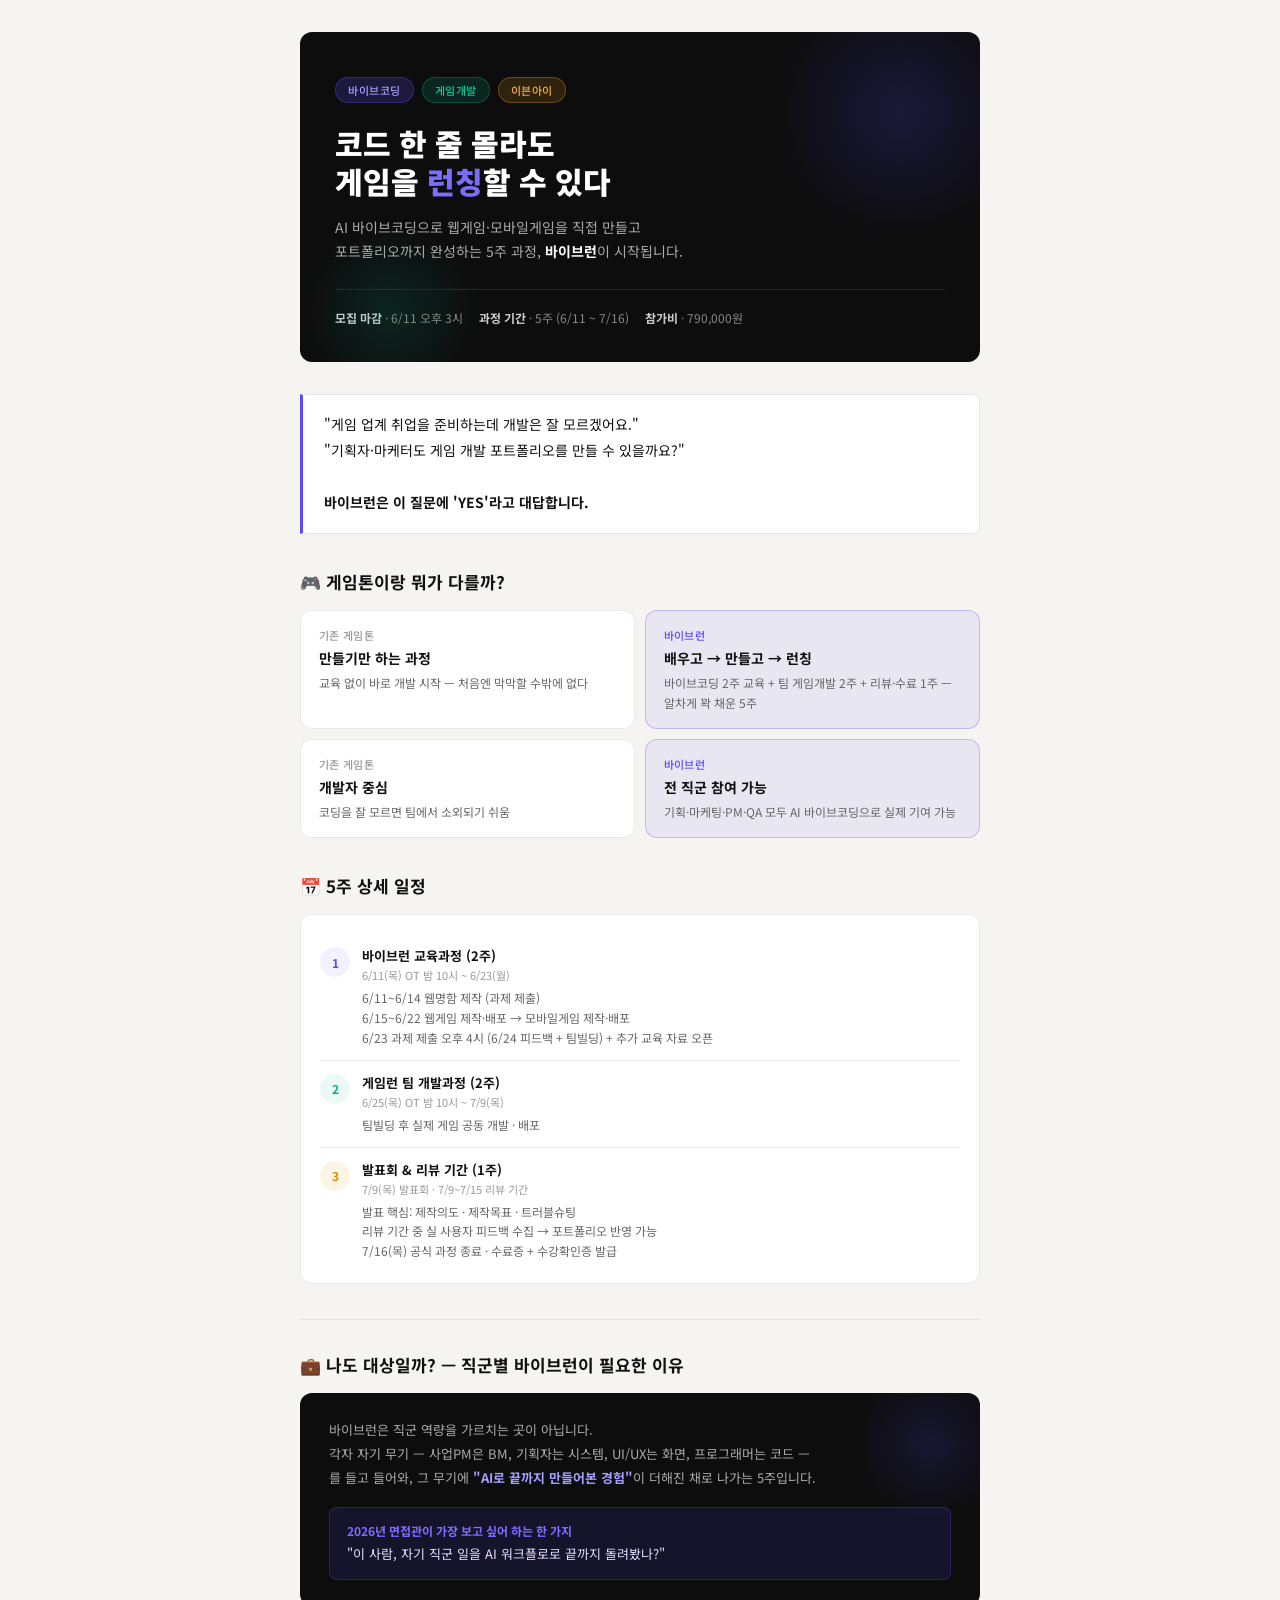
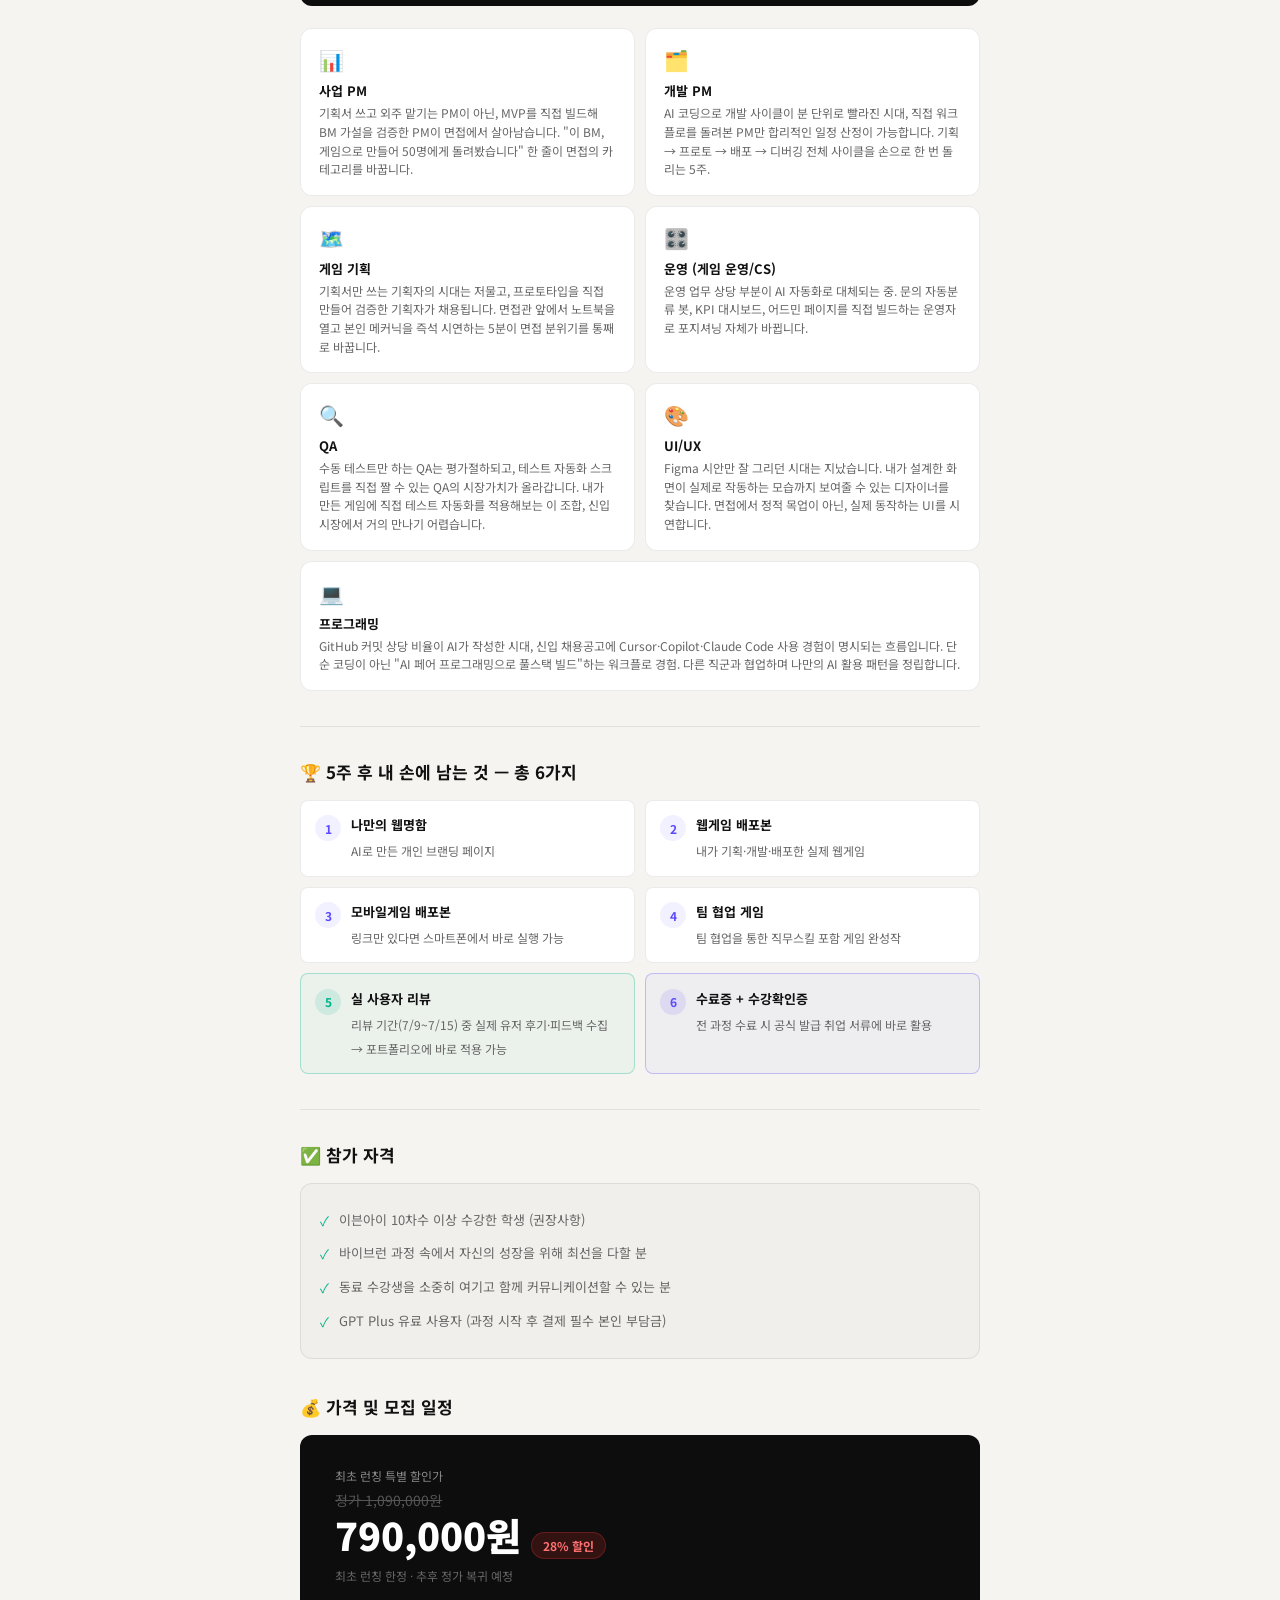
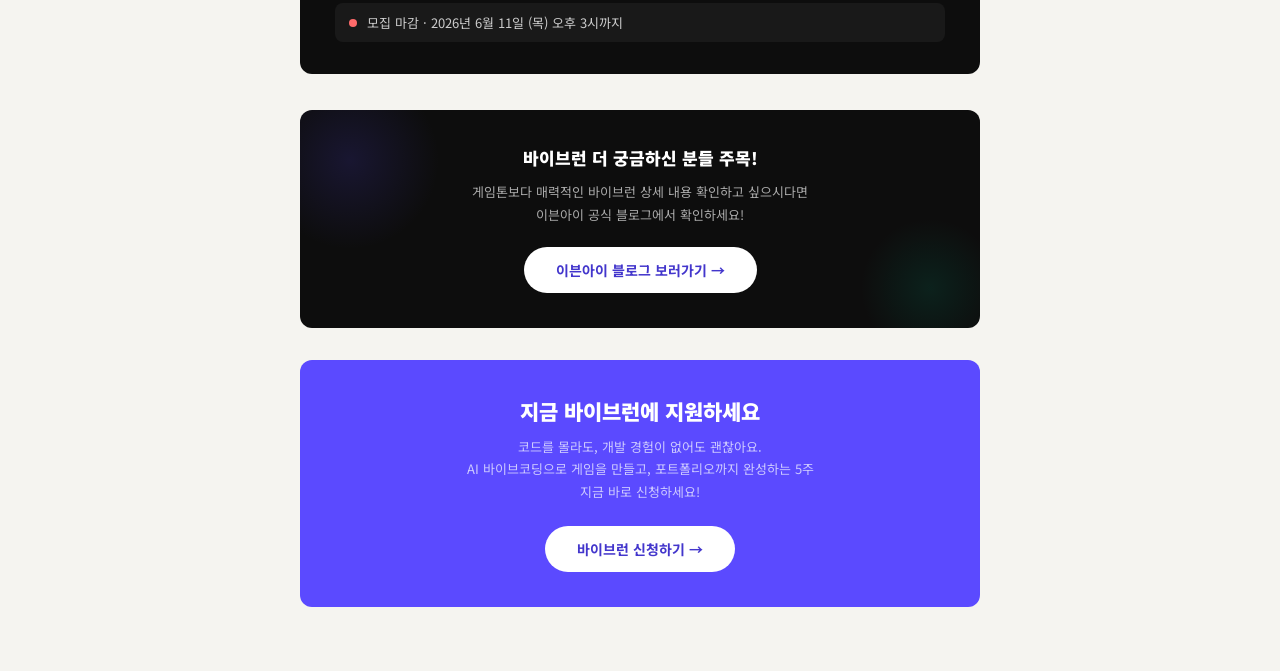
<file: index.html>
<!DOCTYPE html>
<html lang="ko">
<head>
  <meta charset="UTF-8" />
  <meta name="viewport" content="width=device-width, initial-scale=1.0" />
  <title>바이브런 — AI 바이브코딩 게임 개발 과정</title>
  <!-- 구글 폰트 -->
  <link href="https://fonts.googleapis.com/css2?family=Noto+Sans+KR:wght@400;500;700;900&display=swap" rel="stylesheet" />
  <!-- 스타일시트 -->
  <link rel="stylesheet" href="style.css" />
</head>
<body>
  <div class="page">

    <!-- HERO -->
    <div class="hero">
      <div class="tag-row">
        <span class="tag tag-purple">바이브코딩</span>
        <span class="tag tag-teal">게임개발</span>
        <span class="tag tag-amber">이븐아이</span>
      </div>
      <h1>코드 한 줄 몰라도<br>게임을 <em>런칭</em>할 수 있다</h1>
      <p class="hero-sub">
        AI 바이브코딩으로 웹게임·모바일게임을 직접 만들고<br>
        포트폴리오까지 완성하는 5주 과정, <strong>바이브런</strong>이 시작됩니다.
      </p>
      <div class="meta-bar">
        <span class="meta-item"><strong>모집 마감</strong> · 6/11 오후 3시</span>
        <span class="meta-item"><strong>과정 기간</strong> · 5주 (6/11 ~ 7/16)</span>
        <span class="meta-item"><strong>참가비</strong> · 790,000원</span>
      </div>
    </div>

    <!-- HOOK -->
    <div class="section">
      <div class="hook">
        "게임 업계 취업을 준비하는데 개발은 잘 모르겠어요."<br>
        "기획자·마케터도 게임 개발 포트폴리오를 만들 수 있을까요?"<br><br>
        <strong>바이브런은 이 질문에 'YES'라고 대답합니다.</strong>
      </div>
    </div>

    <!-- DIFF -->
    <div class="section">
      <p class="section-title">🎮 게임톤이랑 뭐가 다를까?</p>
      <div class="diff-grid">
        <div class="diff-card">
          <div class="diff-label">기존 게임톤</div>
          <div class="diff-card-title">만들기만 하는 과정</div>
          <div class="diff-card-desc">교육 없이 바로 개발 시작 — 처음엔 막막할 수밖에 없다</div>
        </div>
        <div class="diff-card hl">
          <div class="diff-label">바이브런</div>
          <div class="diff-card-title">배우고 → 만들고 → 런칭</div>
          <div class="diff-card-desc">바이브코딩 2주 교육 + 팀 게임개발 2주 + 리뷰·수료 1주 — 알차게 꽉 채운 5주</div>
        </div>
        <div class="diff-card">
          <div class="diff-label">기존 게임톤</div>
          <div class="diff-card-title">개발자 중심</div>
          <div class="diff-card-desc">코딩을 잘 모르면 팀에서 소외되기 쉬움</div>
        </div>
        <div class="diff-card hl">
          <div class="diff-label">바이브런</div>
          <div class="diff-card-title">전 직군 참여 가능</div>
          <div class="diff-card-desc">기획·마케팅·PM·QA 모두 AI 바이브코딩으로 실제 기여 가능</div>
        </div>
      </div>
    </div>

    <!-- SCHEDULE -->
    <div class="section">
      <p class="section-title">📅 5주 상세 일정</p>
      <div class="schedule-block">
        <div class="phase-row">
          <div class="phase-dot dot-purple">1</div>
          <div>
            <div class="phase-name">바이브런 교육과정 (2주)</div>
            <div class="phase-date">6/11(목) OT 밤 10시 ~ 6/23(월)</div>
            <div class="phase-items">
              6/11~6/14 웹명함 제작 (과제 제출)<br>
              6/15~6/22 웹게임 제작·배포 → 모바일게임 제작·배포<br>
              6/23 과제 제출 오후 4시 (6/24 피드백 + 팀빌딩) + 추가 교육 자료 오픈
            </div>
          </div>
        </div>
        <div class="phase-row">
          <div class="phase-dot dot-teal">2</div>
          <div>
            <div class="phase-name">게임런 팀 개발과정 (2주)</div>
            <div class="phase-date">6/25(목) OT 밤 10시 ~ 7/9(목)</div>
            <div class="phase-items">팀빌딩 후 실제 게임 공동 개발 · 배포<br></div>
          </div>
        </div>
        <div class="phase-row">
          <div class="phase-dot dot-amber">3</div>
          <div>
            <div class="phase-name">발표회 & 리뷰 기간 (1주)</div>
            <div class="phase-date">7/9(목) 발표회 · 7/9~7/15 리뷰 기간</div>
            <div class="phase-items">발표 핵심: 제작의도 · 제작목표 · 트러블슈팅<br>리뷰 기간 중 실 사용자 피드백 수집 → 포트폴리오 반영 가능<br>7/16(목) 공식 과정 종료 · 수료증 + 수강확인증 발급</div>
          </div>
        </div>
      </div>
    </div>

    <hr class="div" />

    <!-- JOB ROLES -->
    <div class="section">
      <p class="section-title">💼 나도 대상일까? — 직군별 바이브런이 필요한 이유</p>

      <!-- 클로징 메시지 박스 -->
      <div style="background:#0d0d0d; border-radius:var(--radius); padding:1.6rem 1.8rem; margin-bottom:1.4rem; position:relative; overflow:hidden;">
        <div style="position:absolute;top:-30px;right:-30px;width:160px;height:160px;border-radius:50%;background:radial-gradient(circle,rgba(91,74,255,0.15) 0%,transparent 70%);pointer-events:none;"></div>
        <p style="font-size:13px;color:#aaa;line-height:1.85;margin-bottom:1rem;">
          바이브런은 직군 역량을 가르치는 곳이 아닙니다.<br>
          각자 자기 무기 — 사업PM은 BM, 기획자는 시스템, UI/UX는 화면, 프로그래머는 코드 —<br>
          를 들고 들어와, 그 무기에 <span style="color:#a99dff;font-weight:700;">"AI로 끝까지 만들어본 경험"</span>이 더해진 채로 나가는 5주입니다.
        </p>
        <div style="background:rgba(91,74,255,0.12);border:0.5px solid rgba(91,74,255,0.3);border-radius:var(--radius-sm);padding:0.9rem 1.1rem;">
          <p style="font-size:12px;color:#7b6dff;font-weight:700;margin-bottom:4px;">2026년 면접관이 가장 보고 싶어 하는 한 가지</p>
          <p style="font-size:13px;color:#e0ddff;line-height:1.7;">"이 사람, 자기 직군 일을 AI 워크플로로 끝까지 돌려봤나?"</p>
        </div>
      </div>

      <!-- 직군 카드 그리드 -->
      <div class="job-grid">
        <div class="job-card">
          <div class="job-icon">📊</div>
          <div class="job-title">사업 PM</div>
          <div class="job-desc">기획서 쓰고 외주 맡기는 PM이 아닌, MVP를 직접 빌드해 BM 가설을 검증한 PM이 면접에서 살아남습니다. "이 BM, 게임으로 만들어 50명에게 돌려봤습니다" 한 줄이 면접의 카테고리를 바꿉니다.</div>
        </div>
        <div class="job-card">
          <div class="job-icon">🗂️</div>
          <div class="job-title">개발 PM</div>
          <div class="job-desc">AI 코딩으로 개발 사이클이 분 단위로 빨라진 시대, 직접 워크플로를 돌려본 PM만 합리적인 일정 산정이 가능합니다. 기획 → 프로토 → 배포 → 디버깅 전체 사이클을 손으로 한 번 돌리는 5주.</div>
        </div>
        <div class="job-card">
          <div class="job-icon">🗺️</div>
          <div class="job-title">게임 기획</div>
          <div class="job-desc">기획서만 쓰는 기획자의 시대는 저물고, 프로토타입을 직접 만들어 검증한 기획자가 채용됩니다. 면접관 앞에서 노트북을 열고 본인 메커닉을 즉석 시연하는 5분이 면접 분위기를 통째로 바꿉니다.</div>
        </div>
        <div class="job-card">
          <div class="job-icon">🎛️</div>
          <div class="job-title">운영 (게임 운영/CS)</div>
          <div class="job-desc">운영 업무 상당 부분이 AI 자동화로 대체되는 중. 문의 자동분류 봇, KPI 대시보드, 어드민 페이지를 직접 빌드하는 운영자로 포지셔닝 자체가 바뀝니다.</div>
        </div>
        <div class="job-card">
          <div class="job-icon">🔍</div>
          <div class="job-title">QA</div>
          <div class="job-desc">수동 테스트만 하는 QA는 평가절하되고, 테스트 자동화 스크립트를 직접 짤 수 있는 QA의 시장가치가 올라갑니다. 내가 만든 게임에 직접 테스트 자동화를 적용해보는 이 조합, 신입 시장에서 거의 만나기 어렵습니다.</div>
        </div>
        <div class="job-card">
          <div class="job-icon">🎨</div>
          <div class="job-title">UI/UX</div>
          <div class="job-desc">Figma 시안만 잘 그리던 시대는 지났습니다. 내가 설계한 화면이 실제로 작동하는 모습까지 보여줄 수 있는 디자이너를 찾습니다. 면접에서 정적 목업이 아닌, 실제 동작하는 UI를 시연합니다.</div>
        </div>
        <div class="job-card job-card-full">
          <div class="job-icon">💻</div>
          <div class="job-title">프로그래밍</div>
          <div class="job-desc">GitHub 커밋 상당 비율이 AI가 작성한 시대, 신입 채용공고에 Cursor·Copilot·Claude Code 사용 경험이 명시되는 흐름입니다. 단순 코딩이 아닌 "AI 페어 프로그래밍으로 풀스택 빌드"하는 워크플로 경험. 다른 직군과 협업하며 나만의 AI 활용 패턴을 정립합니다.</div>
        </div>
      </div>
    </div>

    <hr class="div" />

    <!-- OUTPUTS -->
    <div class="section">
      <p class="section-title">🏆 5주 후 내 손에 남는 것 — 총 6가지</p>
      <div class="output-grid">
        <div class="output-item">
          <div class="output-num">1</div>
          <div class="output-text">
            <strong>나만의 웹명함</strong>
            <span>AI로 만든 개인 브랜딩 페이지</span>
          </div>
        </div>
        <div class="output-item">
          <div class="output-num">2</div>
          <div class="output-text">
            <strong>웹게임 배포본</strong>
            <span>내가 기획·개발·배포한 실제 웹게임</span>
          </div>
        </div>
        <div class="output-item">
          <div class="output-num">3</div>
          <div class="output-text">
            <strong>모바일게임 배포본</strong>
            <span>링크만 있다면 스마트폰에서 바로 실행 가능</span>
          </div>
        </div>
        <div class="output-item">
          <div class="output-num">4</div>
          <div class="output-text">
            <strong>팀 협업 게임</strong>
            <span>팀 협업을 통한 직무스킬 포함 게임 완성작</span>
          </div>
        </div>
        <div class="output-item" style="border-color:rgba(0,180,138,0.3); background:rgba(0,180,138,0.04);">
          <div class="output-num" style="background:rgba(0,180,138,0.12); color:var(--teal);">5</div>
          <div class="output-text">
            <strong>실 사용자 리뷰</strong>
            <span>리뷰 기간(7/9~7/15) 중 실제 유저 후기·피드백 수집 → 포트폴리오에 바로 적용 가능</span>
          </div>
        </div>
        <div class="output-item" style="border-color:rgba(91,74,255,0.3); background:rgba(91,74,255,0.04);">
          <div class="output-num" style="background:rgba(91,74,255,0.12); color:var(--purple);">6</div>
          <div class="output-text">
            <strong>수료증 + 수강확인증</strong>
            <span>전 과정 수료 시 공식 발급 취업 서류에 바로 활용</span>
          </div>
        </div>
      </div>
    </div>

    <hr class="div" />

    <!-- ELIGIBILITY -->
    <div class="section">
      <p class="section-title">✅ 참가 자격</p>
      <div class="qual-list">
        <div class="qual-item">
          <span class="qual-check">✓</span>
          이븐아이 10차수 이상 수강한 학생 (권장사항)
        </div>
        <div class="qual-item">
          <span class="qual-check">✓</span>
          바이브런 과정 속에서 자신의 성장을 위해 최선을 다할 분
        </div>
        <div class="qual-item">
          <span class="qual-check">✓</span>
          동료 수강생을 소중히 여기고 함께 커뮤니케이션할 수 있는 분
        </div>
        <div class="qual-item">
          <span class="qual-check">✓</span>
          GPT Plus 유료 사용자 (과정 시작 후 결제 필수 본인 부담금)
        </div>
      </div>
    </div>

    <!-- PRICING -->
    <div class="section">
      <p class="section-title">💰 가격 및 모집 일정</p>
      <div class="pricing-box">
        <div class="price-label">최초 런칭 특별 할인가</div>
        <div class="price-orig">정가 1,090,000원</div>
        <div class="price-row">
          <span class="price-main">790,000원</span>
          <span class="price-badge">28% 할인</span>
        </div>
        <div class="price-note">최초 런칭 한정 · 추후 정가 복귀 예정</div>
        <div class="deadline-bar">
          <div class="d-dot"></div>
          모집 마감 · 2026년 6월 11일 (목) 오후 3시까지
        </div>
      </div>
    </div>

    <!-- BLOG BANNER -->
    <div class="blog-banner-card">
      <p class="blog-banner-title">바이브런 더 궁금하신 분들 주목!</p>
      <p class="blog-banner-desc">
        게임톤보다 매력적인 바이브런 상세 내용 확인하고 싶으시다면<br>
        이븐아이 공식 블로그에서 확인하세요!
      </p>
      <!-- ↓↓↓ 이 href="" 안에 이븐아이 블로그 주소를 붙여넣으세요 ↓↓↓ -->
      <a id="blog-banner-btn" class="blog-banner-btn" href="https://blog.naver.com/evenigame/224299201190" target="_blank">
        이븐아이 블로그 보러가기 →
      </a>
    </div>

    <!-- CTA -->
    <div class="cta-block">
      <div class="cta-title">지금 바이브런에 지원하세요</div>
      <p class="cta-sub">
        코드를 몰라도, 개발 경험이 없어도 괜찮아요.<br>
        AI 바이브코딩으로 게임을 만들고, 포트폴리오까지 완성하는 5주<br>
        지금 바로 신청하세요!
      </p>
      <!-- ↓↓↓ 이 href 안에 지원 링크를 붙여넣으세요 ↓↓↓ -->
      <a id="cta-btn" class="cta-btn" href="https://forms.gle/gqJA4oqwPEcczAjn9" target="_blank">바이브런 신청하기 →</a>
    </div>

  </div>

  <!-- 자바스크립트 -->
  <script src="main.js"></script>
</body>
</html>
</file>
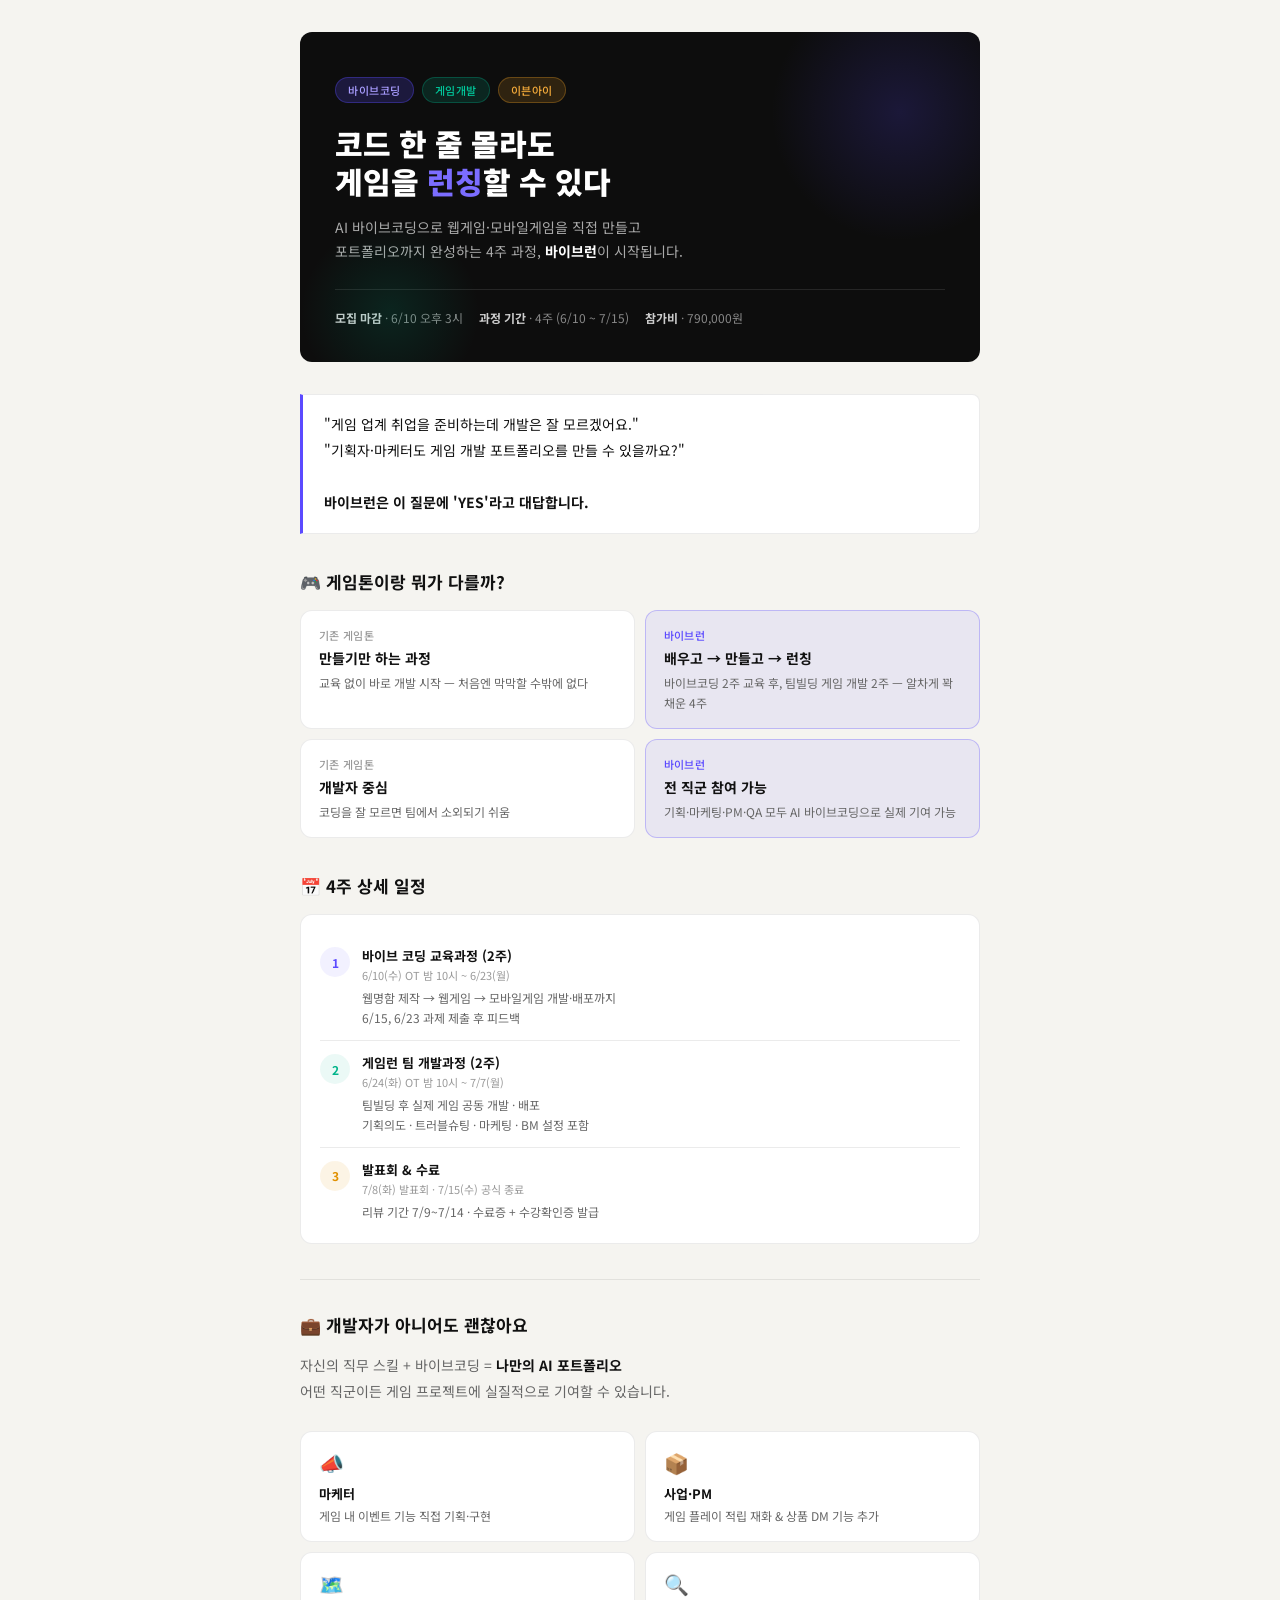
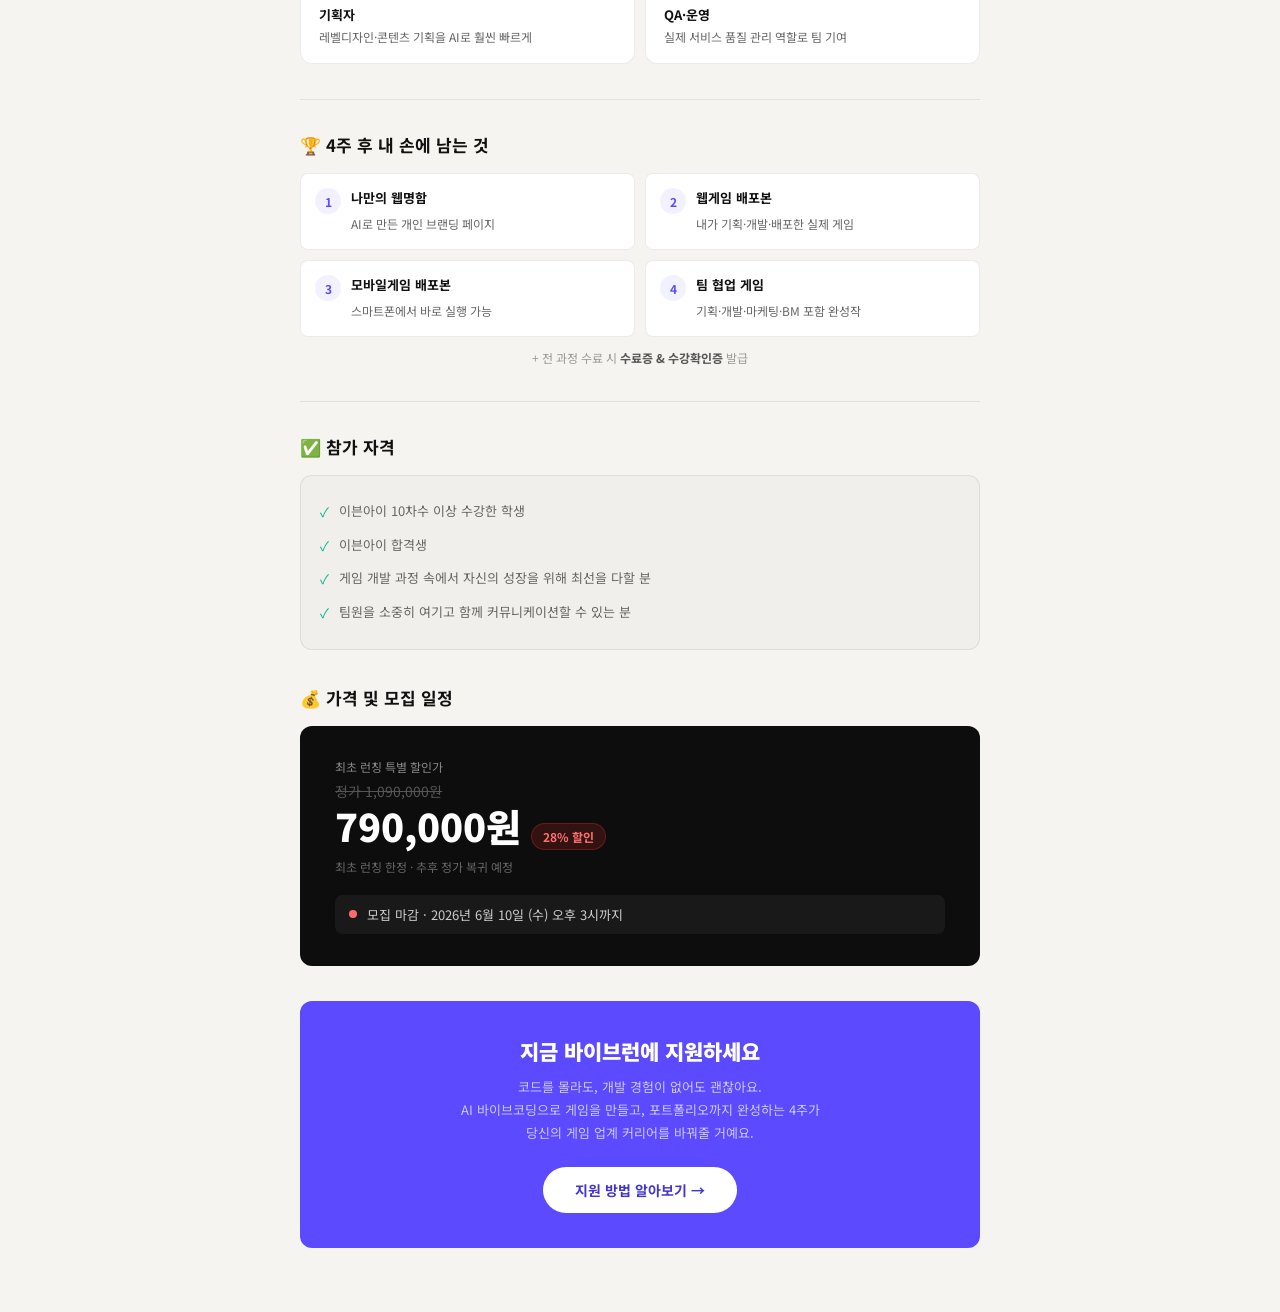
<file: vibrun_promo.html>
<!DOCTYPE html>
<html lang="ko">
<head>
  <meta charset="UTF-8" />
  <meta name="viewport" content="width=device-width, initial-scale=1.0" />
  <title>바이브런 — AI 바이브코딩 게임 개발 과정</title>
  <link href="https://fonts.googleapis.com/css2?family=Noto+Sans+KR:wght@400;500;700;900&display=swap" rel="stylesheet" />
  <style>
    *, *::before, *::after { box-sizing: border-box; margin: 0; padding: 0; }

    :root {
      --bg: #f5f4f0;
      --surface: #ffffff;
      --surface2: #f0efeb;
      --border: rgba(0,0,0,0.08);
      --border-strong: rgba(0,0,0,0.14);
      --text: #111111;
      --text-muted: #666666;
      --text-hint: #999999;
      --purple: #5b4aff;
      --purple-light: rgba(91,74,255,0.08);
      --purple-border: rgba(91,74,255,0.3);
      --teal: #00b48a;
      --teal-light: rgba(0,180,138,0.08);
      --amber: #e09000;
      --amber-light: rgba(224,144,0,0.1);
      --red: #e03030;
      --red-light: rgba(224,48,48,0.08);
      --radius: 12px;
      --radius-sm: 8px;
    }

    body {
      font-family: 'Noto Sans KR', sans-serif;
      background: var(--bg);
      color: var(--text);
      min-height: 100vh;
      padding: 2rem 1rem 4rem;
    }

    .page {
      max-width: 680px;
      margin: 0 auto;
    }

    /* HERO */
    .hero {
      background: #0d0d0d;
      border-radius: var(--radius);
      padding: 2.8rem 2.2rem 2.2rem;
      margin-bottom: 2rem;
      position: relative;
      overflow: hidden;
    }
    .hero::before {
      content: '';
      position: absolute;
      top: -50px; right: -50px;
      width: 260px; height: 260px;
      border-radius: 50%;
      background: radial-gradient(circle, rgba(91,74,255,0.18) 0%, transparent 70%);
      pointer-events: none;
    }
    .hero::after {
      content: '';
      position: absolute;
      bottom: -40px; left: 0;
      width: 180px; height: 180px;
      border-radius: 50%;
      background: radial-gradient(circle, rgba(0,180,138,0.14) 0%, transparent 70%);
      pointer-events: none;
    }

    .tag-row { display: flex; gap: 8px; flex-wrap: wrap; margin-bottom: 1.4rem; }
    .tag {
      font-size: 11px; font-weight: 500;
      padding: 4px 12px; border-radius: 20px;
      letter-spacing: 0.5px; text-transform: uppercase;
    }
    .tag-purple { background: rgba(91,74,255,0.2); color: #a99dff; border: 0.5px solid rgba(91,74,255,0.35); }
    .tag-teal   { background: rgba(0,180,138,0.15); color: #00c89b; border: 0.5px solid rgba(0,180,138,0.3); }
    .tag-amber  { background: rgba(239,159,39,0.15); color: #f5ab3a; border: 0.5px solid rgba(239,159,39,0.3); }

    .hero h1 {
      font-size: clamp(24px, 5vw, 30px);
      font-weight: 900;
      line-height: 1.25;
      color: #ffffff;
      margin-bottom: 0.9rem;
    }
    .hero h1 em { color: #7b6dff; font-style: normal; }

    .hero-sub {
      font-size: 14px;
      color: #aaaaaa;
      line-height: 1.75;
    }
    .hero-sub strong { color: #ffffff; }

    .meta-bar {
      display: flex; flex-wrap: wrap; gap: 16px;
      margin-top: 1.6rem;
      padding-top: 1.2rem;
      border-top: 0.5px solid rgba(255,255,255,0.1);
    }
    .meta-item { font-size: 12px; color: #888; }
    .meta-item strong { color: #ccc; }

    /* SECTIONS */
    .section { margin-bottom: 2.2rem; }

    .section-title {
      font-size: 17px; font-weight: 700;
      margin-bottom: 1rem;
      color: var(--text);
      display: flex; align-items: center; gap: 8px;
    }

    /* HOOK */
    .hook {
      background: var(--surface);
      border: 0.5px solid var(--border);
      border-left: 3px solid var(--purple);
      border-radius: 0 var(--radius-sm) var(--radius-sm) 0;
      padding: 1.1rem 1.3rem;
      font-size: 14px;
      line-height: 1.85;
      color: var(--text);
    }

    /* DIFF GRID */
    .diff-grid {
      display: grid;
      grid-template-columns: 1fr 1fr;
      gap: 10px;
    }
    .diff-card {
      background: var(--surface);
      border: 0.5px solid var(--border);
      border-radius: var(--radius);
      padding: 1rem 1.1rem;
    }
    .diff-card.hl {
      border-color: var(--purple-border);
      background: var(--purple-light);
    }
    .diff-label {
      font-size: 11px; font-weight: 500;
      color: var(--text-hint);
      text-transform: uppercase; letter-spacing: 0.4px;
      margin-bottom: 5px;
    }
    .diff-card.hl .diff-label { color: var(--purple); }
    .diff-card-title {
      font-size: 14px; font-weight: 700;
      color: var(--text); margin-bottom: 5px;
    }
    .diff-card-desc {
      font-size: 12px; color: var(--text-muted); line-height: 1.6;
    }

    /* SCHEDULE */
    .schedule-block {
      background: var(--surface);
      border: 0.5px solid var(--border);
      border-radius: var(--radius);
      padding: 1.2rem 1.2rem 0.6rem;
    }
    .phase-row {
      display: flex; gap: 12px; align-items: flex-start;
      padding: 0.75rem 0;
      border-bottom: 0.5px solid var(--border);
    }
    .phase-row:last-child { border-bottom: none; }
    .phase-dot {
      width: 30px; height: 30px; border-radius: 50%;
      display: flex; align-items: center; justify-content: center;
      font-size: 12px; font-weight: 700; flex-shrink: 0; margin-top: 1px;
    }
    .dot-purple { background: var(--purple-light); color: var(--purple); }
    .dot-teal   { background: var(--teal-light);   color: var(--teal); }
    .dot-amber  { background: var(--amber-light);  color: var(--amber); }
    .phase-name { font-size: 13px; font-weight: 700; color: var(--text); }
    .phase-date { font-size: 11px; color: var(--text-hint); margin-top: 2px; }
    .phase-items { font-size: 12px; color: var(--text-muted); margin-top: 5px; line-height: 1.65; }

    /* DIVIDER */
    hr.div { border: none; border-top: 0.5px solid var(--border); margin: 2rem 0; }

    /* JOB GRID */
    .job-grid {
      display: grid;
      grid-template-columns: repeat(2, 1fr);
      gap: 10px;
    }
    .job-card {
      background: var(--surface);
      border: 0.5px solid var(--border);
      border-radius: var(--radius);
      padding: 1rem 1.1rem;
    }
    .job-icon { font-size: 20px; margin-bottom: 7px; }
    .job-title { font-size: 13px; font-weight: 700; color: var(--text); margin-bottom: 4px; }
    .job-desc  { font-size: 12px; color: var(--text-muted); line-height: 1.55; }

    /* OUTPUTS */
    .output-grid {
      display: grid;
      grid-template-columns: repeat(2, 1fr);
      gap: 10px;
    }
    .output-item {
      display: flex; gap: 10px; align-items: flex-start;
      background: var(--surface);
      border: 0.5px solid var(--border);
      border-radius: var(--radius-sm);
      padding: 0.9rem;
    }
    .output-num {
      width: 26px; height: 26px; border-radius: 50%;
      background: var(--purple-light); color: var(--purple);
      font-size: 12px; font-weight: 700;
      display: flex; align-items: center; justify-content: center;
      flex-shrink: 0;
    }
    .output-text strong {
      font-size: 13px; font-weight: 700; color: var(--text);
      display: block; margin-bottom: 3px;
    }
    .output-text span { font-size: 12px; color: var(--text-muted); line-height: 1.5; }

    /* QUAL */
    .qual-list {
      background: var(--surface2);
      border: 0.5px solid var(--border);
      border-radius: var(--radius);
      padding: 1.2rem;
    }
    .qual-item {
      display: flex; gap: 10px; align-items: flex-start;
      padding: 6px 0;
      font-size: 13px; color: var(--text-muted); line-height: 1.6;
    }
    .qual-check { color: var(--teal); flex-shrink: 0; margin-top: 1px; }

    /* PRICING */
    .pricing-box {
      background: #0d0d0d;
      border-radius: var(--radius);
      padding: 2rem 2.2rem;
    }
    .price-label  { font-size: 12px; color: #888; margin-bottom: 6px; }
    .price-orig   { font-size: 14px; color: #555; text-decoration: line-through; margin-bottom: 6px; }
    .price-row    { display: flex; align-items: baseline; gap: 10px; flex-wrap: wrap; }
    .price-main   { font-size: 38px; font-weight: 900; color: #ffffff; line-height: 1; }
    .price-badge  {
      background: rgba(224,48,48,0.18); color: #ff7070;
      border: 0.5px solid rgba(224,48,48,0.3);
      font-size: 12px; font-weight: 700;
      padding: 4px 11px; border-radius: 20px;
    }
    .price-note { font-size: 12px; color: #666; margin-top: 8px; }
    .deadline-bar {
      display: flex; align-items: center; gap: 10px;
      background: rgba(255,255,255,0.05);
      border-radius: var(--radius-sm);
      padding: 10px 14px;
      margin-top: 1.2rem;
      font-size: 13px; color: #cccccc;
    }
    .d-dot { width: 8px; height: 8px; border-radius: 50%; background: #ff6b6b; flex-shrink: 0; }

    /* CTA */
    .cta-block {
      background: var(--purple);
      border-radius: var(--radius);
      padding: 2.2rem 2rem;
      text-align: center;
      margin-top: 2rem;
    }
    .cta-title { font-size: 21px; font-weight: 900; color: #fff; margin-bottom: 10px; }
    .cta-sub   { font-size: 13px; color: #ccc9ff; line-height: 1.75; margin-bottom: 1.4rem; }
    .cta-btn {
      display: inline-block;
      background: #fff; color: #4336cc;
      font-family: 'Noto Sans KR', sans-serif;
      font-size: 14px; font-weight: 700;
      padding: 13px 32px; border-radius: 30px;
      border: none; cursor: pointer;
      text-decoration: none;
      transition: opacity 0.15s, transform 0.1s;
    }
    .cta-btn:hover { opacity: 0.92; transform: translateY(-1px); }
    .cta-btn:active { transform: scale(0.98); }

    .prose {
      font-size: 14px; line-height: 1.85;
      color: var(--text-muted); margin-bottom: 1.6rem;
    }
    .prose strong { color: var(--text); }

    @media (max-width: 480px) {
  .diff-grid, .job-grid, .output-grid { grid-template-columns: 1fr; }
  .hero { padding: 2rem 1.4rem 1.8rem; }
  .price-main { font-size: 30px; }
  .job-card { word-break: keep-all; }
}

@media (max-width: 540px) {
  .job-grid { grid-template-columns: 1fr; }
}
  </style>
</head>
<body>
  <div class="page">

    <!-- HERO -->
    <div class="hero">
      <div class="tag-row">
        <span class="tag tag-purple">바이브코딩</span>
        <span class="tag tag-teal">게임개발</span>
        <span class="tag tag-amber">이븐아이</span>
      </div>
      <h1>코드 한 줄 몰라도<br>게임을 <em>런칭</em>할 수 있다</h1>
      <p class="hero-sub">
        AI 바이브코딩으로 웹게임·모바일게임을 직접 만들고<br>
        포트폴리오까지 완성하는 4주 과정, <strong>바이브런</strong>이 시작됩니다.
      </p>
      <div class="meta-bar">
        <span class="meta-item"><strong>모집 마감</strong> · 6/10 오후 3시</span>
        <span class="meta-item"><strong>과정 기간</strong> · 4주 (6/10 ~ 7/15)</span>
        <span class="meta-item"><strong>참가비</strong> · 790,000원</span>
      </div>
    </div>

    <!-- HOOK -->
    <div class="section">
      <div class="hook">
        "게임 업계 취업을 준비하는데 개발은 잘 모르겠어요."<br>
        "기획자·마케터도 게임 개발 포트폴리오를 만들 수 있을까요?"<br><br>
        <strong>바이브런은 이 질문에 'YES'라고 대답합니다.</strong>
      </div>
    </div>

    <!-- DIFF -->
    <div class="section">
      <p class="section-title">🎮 게임톤이랑 뭐가 다를까?</p>
      <div class="diff-grid">
        <div class="diff-card">
          <div class="diff-label">기존 게임톤</div>
          <div class="diff-card-title">만들기만 하는 과정</div>
          <div class="diff-card-desc">교육 없이 바로 개발 시작 — 처음엔 막막할 수밖에 없다</div>
        </div>
        <div class="diff-card hl">
          <div class="diff-label">바이브런</div>
          <div class="diff-card-title">배우고 → 만들고 → 런칭</div>
          <div class="diff-card-desc">바이브코딩 2주 교육 후, 팀빌딩 게임 개발 2주 — 알차게 꽉 채운 4주</div>
        </div>
        <div class="diff-card">
          <div class="diff-label">기존 게임톤</div>
          <div class="diff-card-title">개발자 중심</div>
          <div class="diff-card-desc">코딩을 잘 모르면 팀에서 소외되기 쉬움</div>
        </div>
        <div class="diff-card hl">
          <div class="diff-label">바이브런</div>
          <div class="diff-card-title">전 직군 참여 가능</div>
          <div class="diff-card-desc">기획·마케팅·PM·QA 모두 AI 바이브코딩으로 실제 기여 가능</div>
        </div>
      </div>
    </div>

    <!-- SCHEDULE -->
    <div class="section">
      <p class="section-title">📅 4주 상세 일정</p>
      <div class="schedule-block">
        <div class="phase-row">
          <div class="phase-dot dot-purple">1</div>
          <div>
            <div class="phase-name">바이브 코딩 교육과정 (2주)</div>
            <div class="phase-date">6/10(수) OT 밤 10시 ~ 6/23(월)</div>
            <div class="phase-items">웹명함 제작 → 웹게임 → 모바일게임 개발·배포까지<br>6/15, 6/23 과제 제출 후 피드백</div>
          </div>
        </div>
        <div class="phase-row">
          <div class="phase-dot dot-teal">2</div>
          <div>
            <div class="phase-name">게임런 팀 개발과정 (2주)</div>
            <div class="phase-date">6/24(화) OT 밤 10시 ~ 7/7(월)</div>
            <div class="phase-items">팀빌딩 후 실제 게임 공동 개발 · 배포<br>기획의도 · 트러블슈팅 · 마케팅 · BM 설정 포함</div>
          </div>
        </div>
        <div class="phase-row">
          <div class="phase-dot dot-amber">3</div>
          <div>
            <div class="phase-name">발표회 & 수료</div>
            <div class="phase-date">7/8(화) 발표회 · 7/15(수) 공식 종료</div>
            <div class="phase-items">리뷰 기간 7/9~7/14 · 수료증 + 수강확인증 발급</div>
          </div>
        </div>
      </div>
    </div>

    <hr class="div" />

    <!-- JOB ROLES -->
    <div class="section">
      <p class="section-title">💼 개발자가 아니어도 괜찮아요</p>
      <p class="prose">
        자신의 직무 스킬 + 바이브코딩 = <strong>나만의 AI 포트폴리오</strong><br>
        어떤 직군이든 게임 프로젝트에 실질적으로 기여할 수 있습니다.
      </p>
      <div class="job-grid">
        <div class="job-card">
          <div class="job-icon">📣</div>
          <div class="job-title">마케터</div>
          <div class="job-desc">게임 내 이벤트 기능 직접 기획·구현</div>
        </div>
        <div class="job-card">
          <div class="job-icon">📦</div>
          <div class="job-title">사업·PM</div>
          <div class="job-desc">게임 플레이 적립 재화 & 상품 DM 기능 추가</div>
        </div>
        <div class="job-card">
          <div class="job-icon">🗺️</div>
          <div class="job-title">기획자</div>
          <div class="job-desc">레벨디자인·콘텐츠 기획을 AI로 훨씬 빠르게</div>
        </div>
        <div class="job-card">
          <div class="job-icon">🔍</div>
          <div class="job-title">QA·운영</div>
          <div class="job-desc">실제 서비스 품질 관리 역할로 팀 기여</div>
        </div>
      </div>
    </div>

    <hr class="div" />

    <!-- OUTPUTS -->
    <div class="section">
      <p class="section-title">🏆 4주 후 내 손에 남는 것</p>
      <div class="output-grid">
        <div class="output-item">
          <div class="output-num">1</div>
          <div class="output-text">
            <strong>나만의 웹명함</strong>
            <span>AI로 만든 개인 브랜딩 페이지</span>
          </div>
        </div>
        <div class="output-item">
          <div class="output-num">2</div>
          <div class="output-text">
            <strong>웹게임 배포본</strong>
            <span>내가 기획·개발·배포한 실제 게임</span>
          </div>
        </div>
        <div class="output-item">
          <div class="output-num">3</div>
          <div class="output-text">
            <strong>모바일게임 배포본</strong>
            <span>스마트폰에서 바로 실행 가능</span>
          </div>
        </div>
        <div class="output-item">
          <div class="output-num">4</div>
          <div class="output-text">
            <strong>팀 협업 게임</strong>
            <span>기획·개발·마케팅·BM 포함 완성작</span>
          </div>
        </div>
      </div>
      <p style="font-size:12px; color:#999; text-align:center; margin-top:12px;">
        + 전 과정 수료 시 <strong style="color:#555">수료증 & 수강확인증</strong> 발급
      </p>
    </div>

    <hr class="div" />

    <!-- ELIGIBILITY -->
    <div class="section">
      <p class="section-title">✅ 참가 자격</p>
      <div class="qual-list">
        <div class="qual-item">
          <span class="qual-check">✓</span>
          이븐아이 10차수 이상 수강한 학생
        </div>
        <div class="qual-item">
          <span class="qual-check">✓</span>
          이븐아이 합격생
        </div>
        <div class="qual-item">
          <span class="qual-check">✓</span>
          게임 개발 과정 속에서 자신의 성장을 위해 최선을 다할 분
        </div>
        <div class="qual-item">
          <span class="qual-check">✓</span>
          팀원을 소중히 여기고 함께 커뮤니케이션할 수 있는 분
        </div>
      </div>
    </div>

    <!-- PRICING -->
    <div class="section">
      <p class="section-title">💰 가격 및 모집 일정</p>
      <div class="pricing-box">
        <div class="price-label">최초 런칭 특별 할인가</div>
        <div class="price-orig">정가 1,090,000원</div>
        <div class="price-row">
          <span class="price-main">790,000원</span>
          <span class="price-badge">28% 할인</span>
        </div>
        <div class="price-note">최초 런칭 한정 · 추후 정가 복귀 예정</div>
        <div class="deadline-bar">
          <div class="d-dot"></div>
          모집 마감 · 2026년 6월 10일 (수) 오후 3시까지
        </div>
      </div>
    </div>

    <!-- CTA -->
    <div class="cta-block">
      <div class="cta-title">지금 바이브런에 지원하세요</div>
      <p class="cta-sub">
        코드를 몰라도, 개발 경험이 없어도 괜찮아요.<br>
        AI 바이브코딩으로 게임을 만들고, 포트폴리오까지 완성하는 4주가<br>
        당신의 게임 업계 커리어를 바꿔줄 거예요.
      </p>
      <a class="cta-btn" href="https://open.kakao.com/forms.gle/gqJA4oqwPEcczAjn9" target="_blank">지원 방법 알아보기 →</a>
    </div>

  </div>
</body>
</html>
</file>
<file: style.css>
/* =============================================
   바이브런 홍보 페이지 — style.css
   =============================================
   수정 가이드
   - 색상 변수: :root 섹션에서 한 번에 변경
   - 각 섹션은 주석으로 구분되어 있습니다
   ============================================= */

*, *::before, *::after { box-sizing: border-box; margin: 0; padding: 0; }

/* ── 색상 & 공통 변수 ── */
:root {
  --bg: #f5f4f0;
  --surface: #ffffff;
  --surface2: #f0efeb;
  --border: rgba(0,0,0,0.08);
  --border-strong: rgba(0,0,0,0.14);
  --text: #111111;
  --text-muted: #666666;
  --text-hint: #999999;
  --purple: #5b4aff;
  --purple-light: rgba(91,74,255,0.08);
  --purple-border: rgba(91,74,255,0.3);
  --teal: #00b48a;
  --teal-light: rgba(0,180,138,0.08);
  --amber: #e09000;
  --amber-light: rgba(224,144,0,0.1);
  --red: #e03030;
  --red-light: rgba(224,48,48,0.08);
  --radius: 12px;
  --radius-sm: 8px;
}

/* ── 바디 & 레이아웃 ── */
body {
  font-family: 'Noto Sans KR', sans-serif;
  background: var(--bg);
  color: var(--text);
  min-height: 100vh;
  padding: 2rem 1rem 4rem;
}

.page {
  max-width: 680px;
  margin: 0 auto;
}

/* ── HERO ── */
.hero {
  background: #0d0d0d;
  border-radius: var(--radius);
  padding: 2.8rem 2.2rem 2.2rem;
  margin-bottom: 2rem;
  position: relative;
  overflow: hidden;
}
.hero::before {
  content: '';
  position: absolute;
  top: -50px; right: -50px;
  width: 260px; height: 260px;
  border-radius: 50%;
  background: radial-gradient(circle, rgba(91,74,255,0.18) 0%, transparent 70%);
  pointer-events: none;
}
.hero::after {
  content: '';
  position: absolute;
  bottom: -40px; left: 0;
  width: 180px; height: 180px;
  border-radius: 50%;
  background: radial-gradient(circle, rgba(0,180,138,0.14) 0%, transparent 70%);
  pointer-events: none;
}

.tag-row { display: flex; gap: 8px; flex-wrap: wrap; margin-bottom: 1.4rem; }
.tag {
  font-size: 11px; font-weight: 500;
  padding: 4px 12px; border-radius: 20px;
  letter-spacing: 0.5px; text-transform: uppercase;
}
.tag-purple { background: rgba(91,74,255,0.2);  color: #a99dff; border: 0.5px solid rgba(91,74,255,0.35); }
.tag-teal   { background: rgba(0,180,138,0.15); color: #00c89b; border: 0.5px solid rgba(0,180,138,0.3); }
.tag-amber  { background: rgba(239,159,39,0.15);color: #f5ab3a; border: 0.5px solid rgba(239,159,39,0.3); }

.hero h1 {
  font-size: clamp(24px, 5vw, 30px);
  font-weight: 900;
  line-height: 1.25;
  color: #ffffff;
  margin-bottom: 0.9rem;
}
.hero h1 em { color: #7b6dff; font-style: normal; }

.hero-sub {
  font-size: 14px;
  color: #aaaaaa;
  line-height: 1.75;
}
.hero-sub strong { color: #ffffff; }

.meta-bar {
  display: flex; flex-wrap: wrap; gap: 16px;
  margin-top: 1.6rem;
  padding-top: 1.2rem;
  border-top: 0.5px solid rgba(255,255,255,0.1);
}
.meta-item { font-size: 12px; color: #888; }
.meta-item strong { color: #ccc; }

/* ── 공통 섹션 ── */
.section { margin-bottom: 2.2rem; }

.section-title {
  font-size: 17px; font-weight: 700;
  margin-bottom: 1rem;
  color: var(--text);
  display: flex; align-items: center; gap: 8px;
}

/* ── HOOK ── */
.hook {
  background: var(--surface);
  border: 0.5px solid var(--border);
  border-left: 3px solid var(--purple);
  border-radius: 0 var(--radius-sm) var(--radius-sm) 0;
  padding: 1.1rem 1.3rem;
  font-size: 14px;
  line-height: 1.85;
  color: var(--text);
}

/* ── 게임톤 비교 카드 ── */
.diff-grid {
  display: grid;
  grid-template-columns: 1fr 1fr;
  gap: 10px;
}
.diff-card {
  background: var(--surface);
  border: 0.5px solid var(--border);
  border-radius: var(--radius);
  padding: 1rem 1.1rem;
}
.diff-card.hl {
  border-color: var(--purple-border);
  background: var(--purple-light);
}
.diff-label {
  font-size: 11px; font-weight: 500;
  color: var(--text-hint);
  text-transform: uppercase; letter-spacing: 0.4px;
  margin-bottom: 5px;
}
.diff-card.hl .diff-label { color: var(--purple); }
.diff-card-title {
  font-size: 14px; font-weight: 700;
  color: var(--text); margin-bottom: 5px;
}
.diff-card-desc {
  font-size: 12px; color: var(--text-muted); line-height: 1.6;
}

/* ── 일정 블록 ── */
.schedule-block {
  background: var(--surface);
  border: 0.5px solid var(--border);
  border-radius: var(--radius);
  padding: 1.2rem 1.2rem 0.6rem;
}
.phase-row {
  display: flex; gap: 12px; align-items: flex-start;
  padding: 0.75rem 0;
  border-bottom: 0.5px solid var(--border);
}
.phase-row:last-child { border-bottom: none; }
.phase-dot {
  width: 30px; height: 30px; border-radius: 50%;
  display: flex; align-items: center; justify-content: center;
  font-size: 12px; font-weight: 700; flex-shrink: 0; margin-top: 1px;
}
.dot-purple { background: var(--purple-light); color: var(--purple); }
.dot-teal   { background: var(--teal-light);   color: var(--teal); }
.dot-amber  { background: var(--amber-light);  color: var(--amber); }
.phase-name  { font-size: 13px; font-weight: 700; color: var(--text); }
.phase-date  { font-size: 11px; color: var(--text-hint); margin-top: 2px; }
.phase-items { font-size: 12px; color: var(--text-muted); margin-top: 5px; line-height: 1.65; }

/* ── 구분선 ── */
hr.div { border: none; border-top: 0.5px solid var(--border); margin: 2rem 0; }

/* ── 직군 카드 ── */
.job-grid {
  display: grid;
  grid-template-columns: repeat(2, 1fr);
  gap: 10px;
}
.job-card {
  background: var(--surface);
  border: 0.5px solid var(--border);
  border-radius: var(--radius);
  padding: 1rem 1.1rem;
}
.job-icon  { font-size: 20px; margin-bottom: 7px; }
.job-title { font-size: 13px; font-weight: 700; color: var(--text); margin-bottom: 4px; }
.job-desc  { font-size: 12px; color: var(--text-muted); line-height: 1.55; }

.job-card-full { grid-column: span 2; }

@media (max-width: 540px) {
  .job-grid { grid-template-columns: 1fr; }
  .job-card-full { grid-column: span 1; }
}

/* ── 획득 아이템 ── */
.output-grid {
  display: grid;
  grid-template-columns: repeat(2, 1fr);
  gap: 10px;
}
.output-item {
  display: flex; gap: 10px; align-items: flex-start;
  background: var(--surface);
  border: 0.5px solid var(--border);
  border-radius: var(--radius-sm);
  padding: 0.9rem;
}
.output-num {
  width: 26px; height: 26px; border-radius: 50%;
  background: var(--purple-light); color: var(--purple);
  font-size: 12px; font-weight: 700;
  display: flex; align-items: center; justify-content: center;
  flex-shrink: 0;
}
.output-text strong {
  font-size: 13px; font-weight: 700; color: var(--text);
  display: block; margin-bottom: 3px;
}
.output-text span { font-size: 12px; color: var(--text-muted); line-height: 1.5; }

/* ── 참가 자격 ── */
.qual-list {
  background: var(--surface2);
  border: 0.5px solid var(--border);
  border-radius: var(--radius);
  padding: 1.2rem;
}
.qual-item {
  display: flex; gap: 10px; align-items: flex-start;
  padding: 6px 0;
  font-size: 13px; color: var(--text-muted); line-height: 1.6;
}
.qual-check { color: var(--teal); flex-shrink: 0; margin-top: 1px; }

/* ── 가격 박스 ── */
.pricing-box {
  background: #0d0d0d;
  border-radius: var(--radius);
  padding: 2rem 2.2rem;
}
.price-label  { font-size: 12px; color: #888; margin-bottom: 6px; }
.price-orig   { font-size: 14px; color: #555; text-decoration: line-through; margin-bottom: 6px; }
.price-row    { display: flex; align-items: baseline; gap: 10px; flex-wrap: wrap; }
.price-main   { font-size: 38px; font-weight: 900; color: #ffffff; line-height: 1; }
.price-badge  {
  background: rgba(224,48,48,0.18); color: #ff7070;
  border: 0.5px solid rgba(224,48,48,0.3);
  font-size: 12px; font-weight: 700;
  padding: 4px 11px; border-radius: 20px;
}
.price-note { font-size: 12px; color: #666; margin-top: 8px; }
.deadline-bar {
  display: flex; align-items: center; gap: 10px;
  background: rgba(255,255,255,0.05);
  border-radius: var(--radius-sm);
  padding: 10px 14px;
  margin-top: 1.2rem;
  font-size: 13px; color: #cccccc;
}
.d-dot { width: 8px; height: 8px; border-radius: 50%; background: #ff6b6b; flex-shrink: 0; }

/* ── 블로그 배너 ── */
.blog-banner-card {
  background: #0d0d0d;
  border-radius: var(--radius);
  padding: 2.2rem 2rem;
  text-align: center;
  margin-bottom: 1.4rem;
  position: relative;
  overflow: hidden;
}
.blog-banner-card::before {
  content: '';
  position: absolute;
  top: -40px; left: -40px;
  width: 180px; height: 180px;
  border-radius: 50%;
  background: radial-gradient(circle, rgba(91,74,255,0.15) 0%, transparent 70%);
  pointer-events: none;
}
.blog-banner-card::after {
  content: '';
  position: absolute;
  bottom: -30px; right: -20px;
  width: 140px; height: 140px;
  border-radius: 50%;
  background: radial-gradient(circle, rgba(0,180,138,0.12) 0%, transparent 70%);
  pointer-events: none;
}
.blog-banner-title {
  font-size: 17px; font-weight: 900;
  color: #ffffff;
  margin-bottom: 0.7rem;
  position: relative;
}
.blog-banner-desc {
  font-size: 13px; color: #aaaaaa;
  line-height: 1.75; margin-bottom: 1.3rem;
  position: relative;
}
.blog-banner-btn {
  display: inline-block;
  background: #fff; color: #4336cc;
  font-family: 'Noto Sans KR', sans-serif;
  font-size: 14px; font-weight: 700;
  padding: 13px 32px; border-radius: 30px;
  text-decoration: none;
  position: relative;
  transition: opacity 0.15s, transform 0.1s;
}
.blog-banner-btn:hover  { opacity: 0.92; transform: translateY(-1px); }
.blog-banner-btn:active { transform: scale(0.98); }

/* ── CTA ── */
.cta-block {
  background: var(--purple);
  border-radius: var(--radius);
  padding: 2.2rem 2rem;
  text-align: center;
  margin-top: 2rem;
}
.cta-title { font-size: 21px; font-weight: 900; color: #fff; margin-bottom: 10px; }
.cta-sub   { font-size: 13px; color: #ccc9ff; line-height: 1.75; margin-bottom: 1.4rem; }
.cta-btn {
  display: inline-block;
  background: #fff; color: #4336cc;
  font-family: 'Noto Sans KR', sans-serif;
  font-size: 14px; font-weight: 700;
  padding: 13px 32px; border-radius: 30px;
  border: none; cursor: pointer;
  text-decoration: none;
  transition: opacity 0.15s, transform 0.1s;
}
.cta-btn:hover  { opacity: 0.92; transform: translateY(-1px); }
.cta-btn:active { transform: scale(0.98); }

/* ── 공통 산문 ── */
.prose {
  font-size: 14px; line-height: 1.85;
  color: var(--text-muted); margin-bottom: 1.6rem;
}
.prose strong { color: var(--text); }

/* ── 반응형 ── */
@media (max-width: 480px) {
  .diff-grid, .job-grid, .output-grid { grid-template-columns: 1fr; }
  .hero { padding: 2rem 1.4rem 1.8rem; }
  .price-main { font-size: 30px; }
}
</file>
